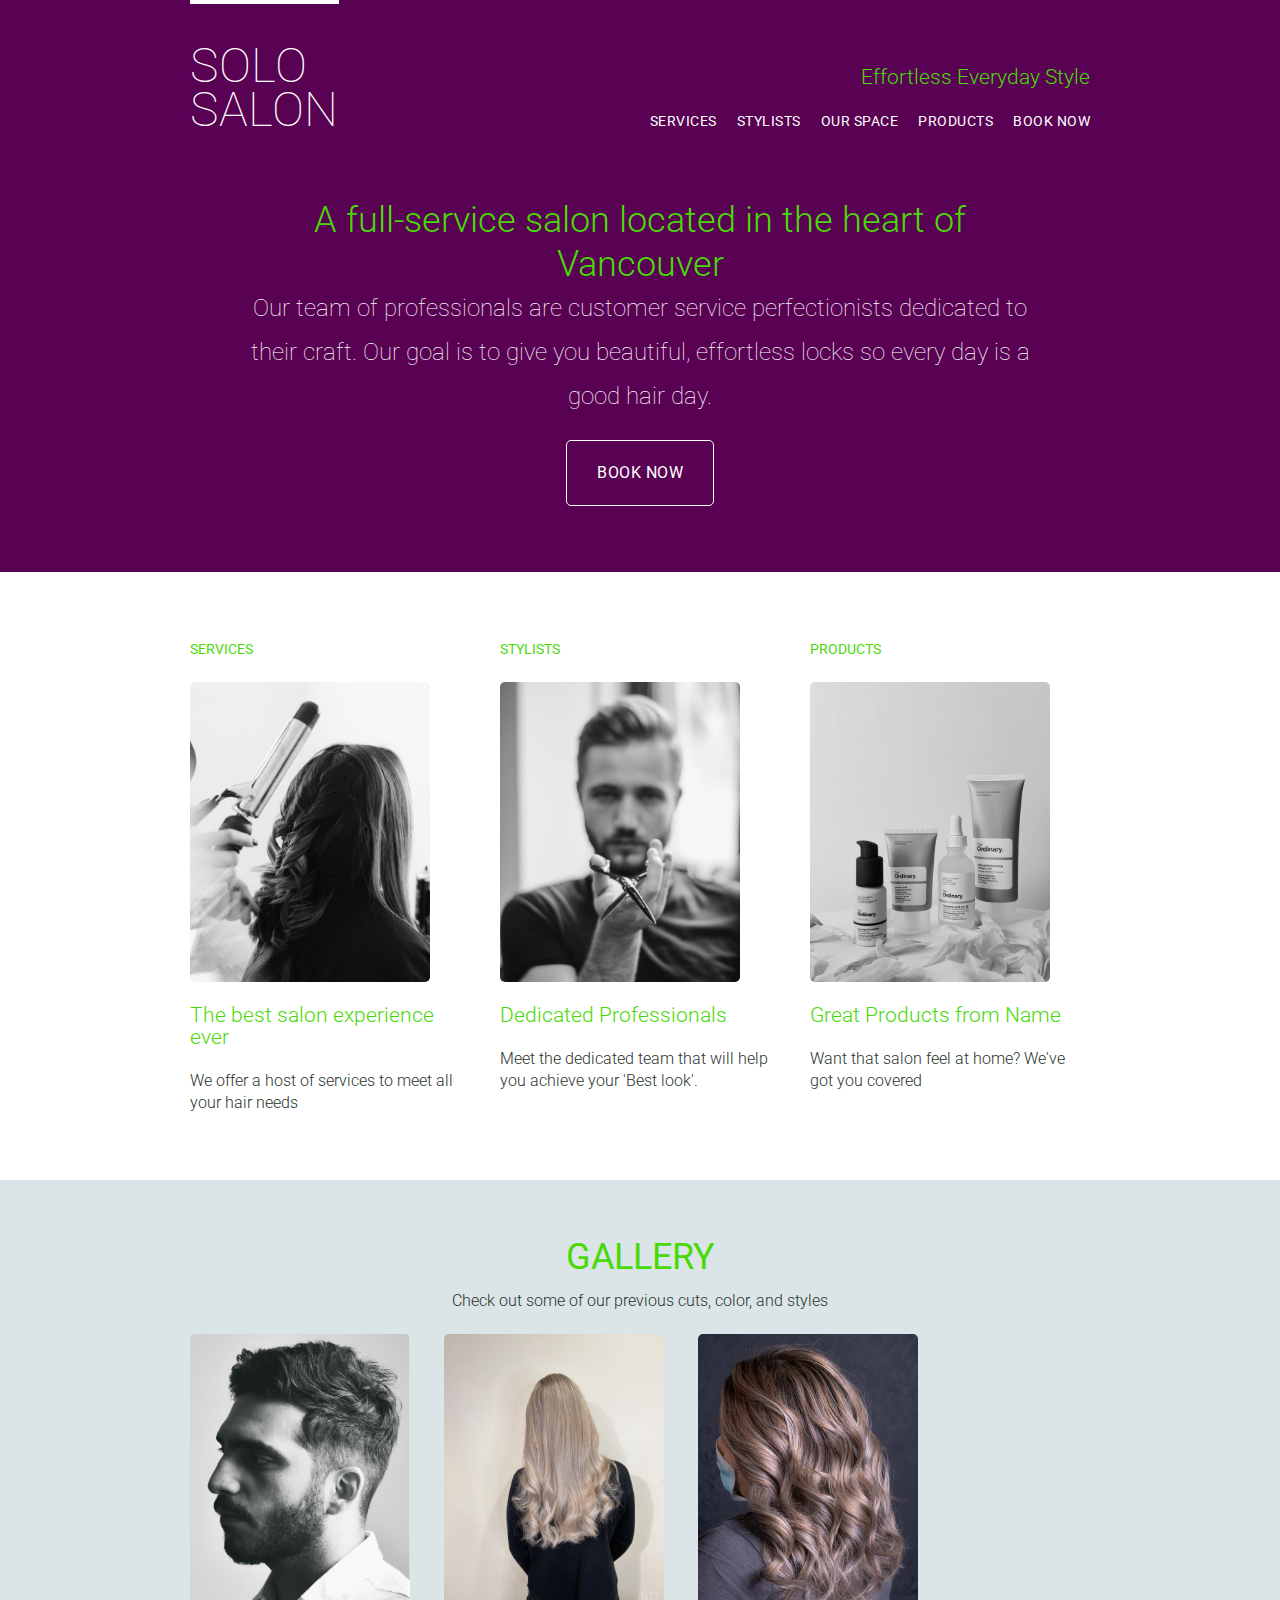
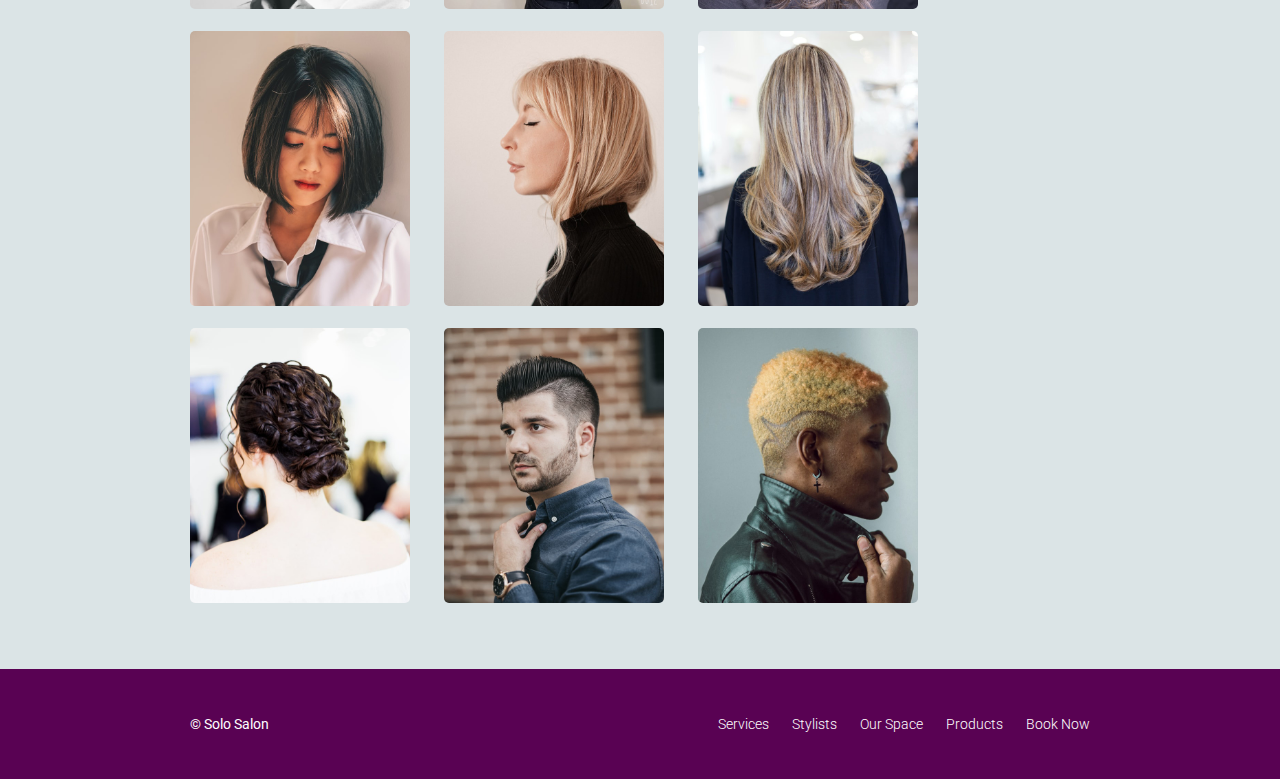
<file: index.html>
<!DOCTYPE html>
<html lang="en">
<head>
    <meta charset="UTF-8">
    <meta http-equiv="X-UA-Compatible" content="IE=edge">
    <meta name="viewport" content="width=device-width, initial-scale=1.0">
    <title>Solo Salon</title>

    <link rel="stylesheet" href="assets/stylesheets/main.css"> 
    <link rel="preconnect" href="https://fonts.googleapis.com">
    <link rel="preconnect" href="https://fonts.gstatic.com" crossorigin>
    <link href="https://fonts.googleapis.com/css2?family=Roboto:wght@100;300;400&display=swap" rel="stylesheet">
</head>
<body>
    <header class="primary-header container group">
        <h1 class="logo">
            <a href="index.html">Solo <br> Salon</a>
        </h1>
        
        <h3 class="tagline">Effortless Everyday Style</h3>

        <nav class="nav primary-nav">
            <ul>
                <li><a href="services.html">Services</a></li><!--
                --><li><a href="stylists.html">Stylists</a></li><!--
                --><li><a href="salon.html">Our Space</a></li><!--
                --><li><a href="products.html">Products</a></li><!--
                --><li><a href="book.html">Book Now</a></li>
            </ul>
        </nav>
    
    </header>
    <section class="hero container">
        <h2>A full-service salon located in the heart of Vancouver</h2>
    
        <p>Our team of professionals are customer service perfectionists dedicated to their craft. Our goal is to give you beautiful, effortless locks so every day is a good hair day.</p>
        
        <a class="btn btn-alt" href="book.html">Book Now</a>

    </section>
    <section class="row">
        <div class="grid">
      
          <!-- Speakers -->
          
          <section class="teaser col-1-3">
            <h5>Services</h5>
            <a href="services.html">
                <img src="assets/images/home/services.jpg" alt="Woman receiving hair service">
                <h3>The best salon experience ever</h3>
            </a>
                    
            <p>We offer a host of services to meet all your hair needs</p>

            </section><!--
  
                Stylists
            
                --><section class="teaser col-1-3">
                    <h5>Stylists</h5>
                    <a href="stylists.html">
                        <img src="assets/images/home/stylists.jpg" alt="Woman receiving hair service">
                        <h3>Dedicated Professionals</h3>
                    </a>
                    
                    <p>Meet the dedicated team that will help you achieve your 'Best look'.</p>

                </section><!--
  
                    Products
                
                --><section class="teaser col-1-3">
                    <h5>Products</h5>
                    <a href="products.html">
                        <img src="assets/images/home/products.jpg" alt="Woman receiving hair service">
                        <h3>Great Products from Name</h3>
                    </a>
                
                    <p>Want that salon feel at home? We've got you covered</p>
    
            </section>
        </div>
    </section>
    <section class="row-alt-2">
        <div class="grid">
            <h5>Gallery</h5>

            <p>Check out some of our previous cuts, color, and styles</p>
            <section class="col-1-2">
                <img src="assets/images/home/gallery1.jpg" alt="haircut sample">
            </section>
            <section class="col-1-2">
                <img src="assets/images/home/gallery2.jpg" alt="haircut sample">
            </section>
            <section class="col-1-2">
                <img src="assets/images/home/gallery3.jpg" alt="haircut sample">
            </section>
            <section class="col-1-2">
                <img src="assets/images/home/gallery4.jpg" alt="haircut sample">
            </section>
            <section class="col-1-2">
                <img src="assets/images/home/gallery5.jpg" alt="haircut sample">
            </section>
            <section class="col-1-2">
                <img src="assets/images/home/gallery6.jpg" alt="haircut sample">
            </section>
            <section class="col-1-2">
                <img src="assets/images/home/gallery7.jpg" alt="haircut sample">
            </section>   
            <section class="col-1-2">
                <img src="assets/images/home/gallery8.jpg" alt="haircut sample">
            </section>
            <section class="col-1-2">
                <img src="assets/images/home/gallery9.jpg" alt="haircut sample">
            </section>
        </div>
    </section>
    <footer class="primary-footer container group">
        <small>&copy; Solo Salon</small>

        <nav class="nav">
            <ul>
                <li><a href="services.html">Services</a></li>
                <li><a href="stylists.html">Stylists</a></li>
                <li><a href="salon.html">Our Space</a></li>
                <li><a href="products.html">Products</a></li>
                <li><a href="book.html">Book Now</a></li>
            </ul>
        </nav>

    </footer>
</body>
</html>
</file>
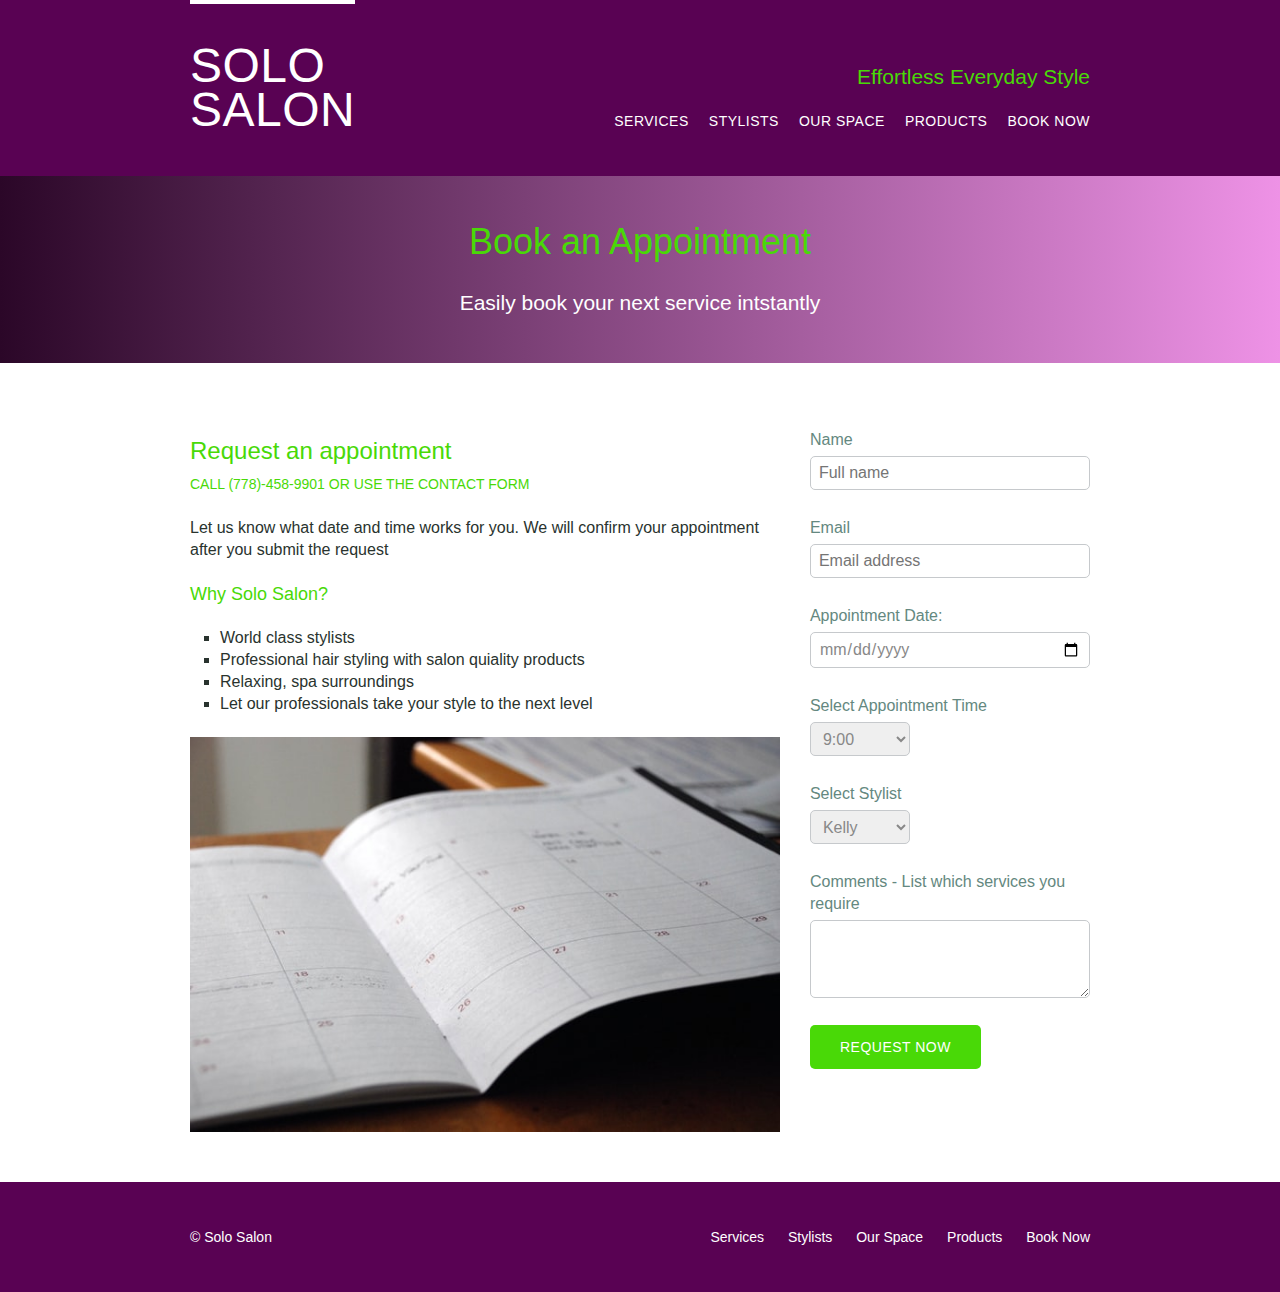
<file: book.html>
<!DOCTYPE html>
<html lang="en">
<head>
    <meta charset="UTF-8">
    <meta http-equiv="X-UA-Compatible" content="IE=edge">
    <meta name="viewport" content="width=device-width, initial-scale=1.0">
    <title>Solo Salon</title>

    <link rel="stylesheet" href="assets/stylesheets/main.css"> 
</head>
<body>
    <header class="primary-header container group">
        <h1 class="logo">
            <a href="index.html">Solo <br> Salon</a>
        </h1>
        
        <h3 class="tagline">Effortless Everyday Style</h3>

        <nav class="nav primary-nav">
            <ul>
                <li><a href="services.html">Services</a></li><!--
                --><li><a href="stylists.html">Stylists</a></li><!--
                --><li><a href="salon.html">Our Space</a></li><!--
                --><li><a href="products.html">Products</a></li><!--
                --><li><a href="book.html">Book Now</a></li>
            </ul>
        </nav>
    
    </header>
    <section class="row-alt">
        <div class="lead container">
      
            <h1>Book an Appointment</h1>
      
            <p>Easily book your next service intstantly</p>
        </div>
    </section>
    <section class="row">
        <div class="grid">
            <section class="book col-2-3">
                <h2>Request an appointment</h2>
                <h5>Call (778)-458-9901 or use the contact form</h5>

                <p>Let us know what date and time works for you. We will confirm your appointment after you submit the request</p>

                <h4>Why Solo Salon?</h4>

                <ul class="booking">
                    <li>World class stylists</li>
                    <li>Professional hair styling with salon quiality products</li>
                    <li>Relaxing, spa surroundings</li>
                    <li>Let our professionals take your style to the next level</li>
                </ul>
                <img src="assets/images/book/calendar.jpg" alt="calendar">
              </section><!--
          
              --><form class="col-1-3" action="#" method="post">
                <fieldset class="appt-group">

                    <label>
                      Name
                      <input type="text" name="name" placeholder="Full name" required>
                    </label>
                
                    <label>
                      Email
                      <input type="email" name="email" placeholder="Email address" required>
                    </label>
                
                    <label for="date">Appointment Date:</label>
                    <input type="date" id="date" name="date">
                
                    <label>
                        Select Appointment Time
                        <select name="time" required>
                          <option value="9:00" selected>9:00</option>
                          <option value="10:00">10:00</option>
                          <option value="11:00">11:00</option>
                          <option value="12:00">12:00</option>
                          <option value="1:00">1:00</option>
                          <option value="2:00">2:00</option>
                          <option value="3:00">3:00</option>
                          <option value="4:00">4:00</option>
                          <option value="5:00">5:00</option>
                        </select>
                      </label>

                    <label>
                        Select Stylist
                        <select name="stylist" required>
                          <option value="kelly" selected>Kelly</option>
                          <option value="sam">Sam</option>
                          <option value="betty">Betty</option>
                          <option value="aaron">Aaron</option>
                        </select>
                      </label>

                    <label>
                      Comments - List which services you require
                      <textarea name="comments"></textarea>
                    </label>
                
                  </fieldset>
                
                  <input class="btn btn-default" type="submit" name="submit" value="Request Now">
                
              </form>
        </div>
      </section>
    <footer class="primary-footer container group">
        <small>&copy; Solo Salon</small>

        <nav class="nav">
            <ul>
                <li><a href="services.html">Services</a></li>
                <li><a href="stylists.html">Stylists</a></li>
                <li><a href="salon.html">Our Space</a></li>
                <li><a href="products.html">Products</a></li>
                <li><a href="book.html">Book Now</a></li>
            </ul>
        </nav>

    </footer>
</body>
</html>
</file>
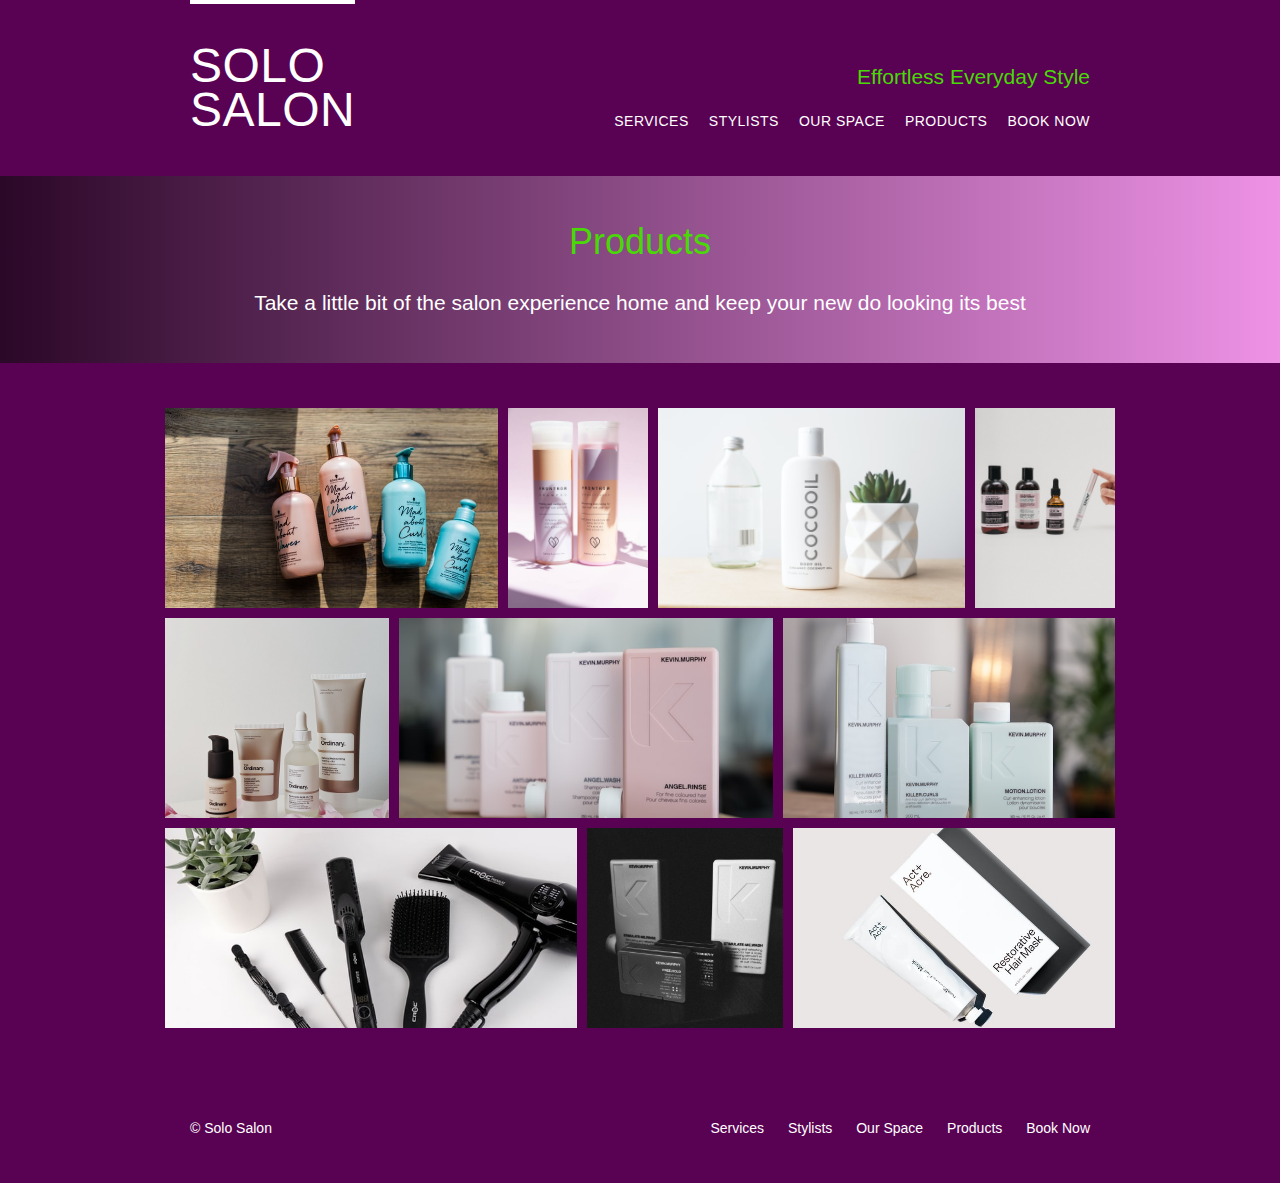
<file: products.html>
<!DOCTYPE html>
<html lang="en">
<head>
    <meta charset="UTF-8">
    <meta http-equiv="X-UA-Compatible" content="IE=edge">
    <meta name="viewport" content="width=device-width, initial-scale=1.0">
    <title>Solo Salon</title>

    <link rel="stylesheet" href="assets/stylesheets/main.css"> 
</head>
<body>
    <header class="primary-header container group">
        <h1 class="logo">
            <a href="index.html">Solo <br> Salon</a>
        </h1>
        
        <h3 class="tagline">Effortless Everyday Style</h3>

        <nav class="nav primary-nav">
            <ul>
                <li><a href="services.html">Services</a></li><!--
                --><li><a href="stylists.html">Stylists</a></li><!--
                --><li><a href="salon.html">Our Space</a></li><!--
                --><li><a href="products.html">Products</a></li><!--
                --><li><a href="book.html">Book Now</a></li>
            </ul>
        </nav>
    
    </header>
    <section class="row-alt">
        <div class="lead container">
      
            <h1>Products</h1>
      
            <p>Take a little bit of the salon experience home and keep your new do looking its best</p>
        </div>
    </section>
    <section class="imageCollage">
        <img src="assets/images/products/product2.jpg" alt="Hair product">
        <img src="assets/images/products/product3.jpg" alt="Hair product">
        <img src="assets/images/products/product4.jpg" alt="Hair product">
        <img src="assets/images/products/product5.jpg" alt="Hair product">
        <img src="assets/images/products/product6.jpg" alt="Hair product">
        <img src="assets/images/products/product7.jpg" alt="Hair product">
        <img src="assets/images/products/product8.jpg" alt="Hair product">
        <img src="assets/images/products/product1.jpg" alt="Hair product">
        <img src="assets/images/products/product9.jpg" alt="Hair product">
        <img src="assets/images/products/product10.jpg" alt="Hair product">
    </section>
    <footer class="primary-footer container group">
        <small>&copy; Solo Salon</small>

        <nav class="nav">
            <ul>
                <li><a href="services.html">Services</a></li>
                <li><a href="stylists.html">Stylists</a></li>
                <li><a href="salon.html">Our Space</a></li>
                <li><a href="products.html">Products</a></li>
                <li><a href="book.html">Book Now</a></li>
            </ul>
        </nav>

    </footer>
</body>
</html>
</file>
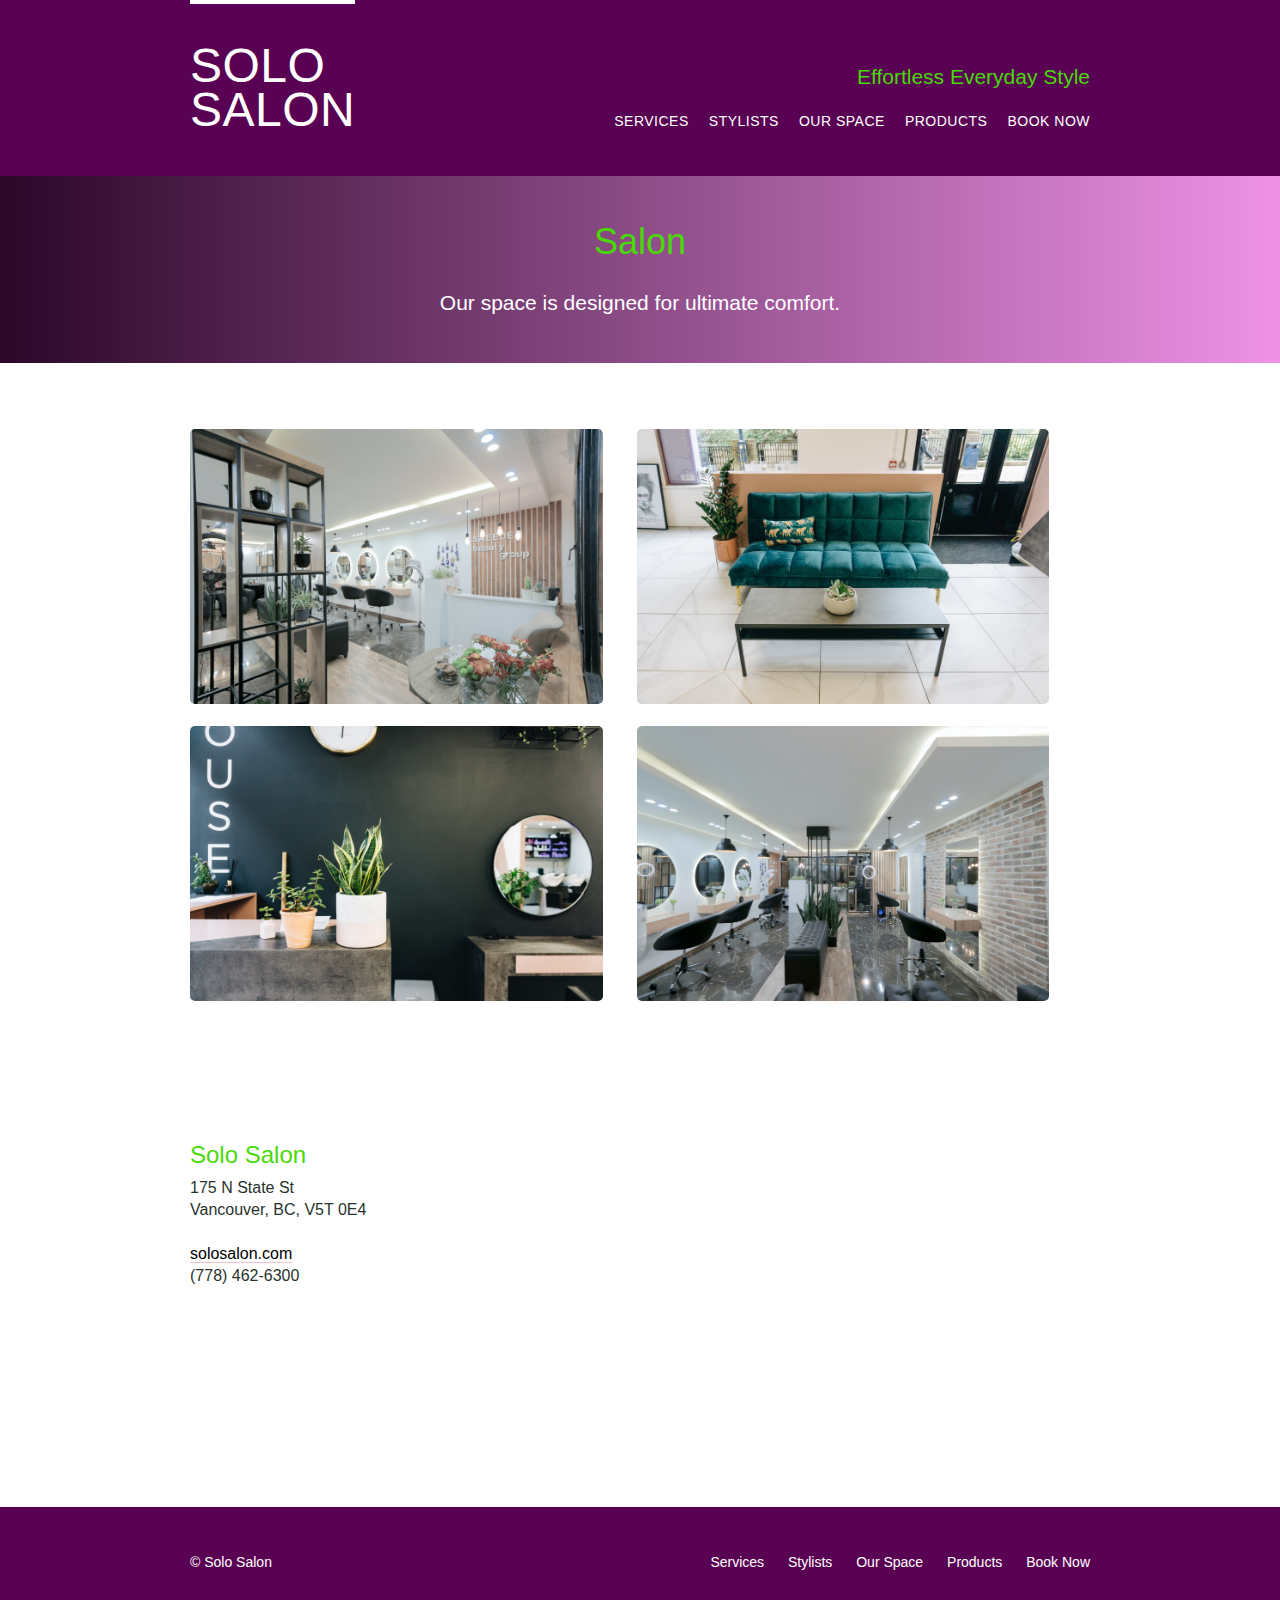
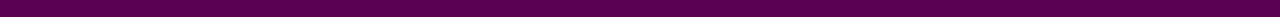
<file: salon.html>
<!DOCTYPE html>
<html lang="en">
<head>
    <meta charset="UTF-8">
    <meta http-equiv="X-UA-Compatible" content="IE=edge">
    <meta name="viewport" content="width=device-width, initial-scale=1.0">
    <title>Solo Salon</title>

    <link rel="stylesheet" href="assets/stylesheets/main.css"> 
</head>
<body>
    <header class="primary-header container group">
        <h1 class="logo">
            <a href="index.html">Solo <br> Salon</a>
        </h1>
        
        <h3 class="tagline">Effortless Everyday Style</h3>

        <nav class="nav primary-nav">
            <ul>
                <li><a href="services.html">Services</a></li><!--
                --><li><a href="stylists.html">Stylists</a></li><!--
                --><li><a href="salon.html">Our Space</a></li><!--
                --><li><a href="products.html">Products</a></li><!--
                --><li><a href="book.html">Book Now</a></li>
            </ul>
        </nav>
    
    </header>
    <section class="row-alt">
        <div class="lead container">
      
            <h1>Salon</h1>
      
            <p>Our space is designed for ultimate comfort.</p>
        </div>
    </section>
    <section class="row">
        <div class="grid">
            <section class="col-1-2">
                <img src="assets/images/salon/salon1.jpg" alt="salon interior">
            </section>
            <section class="col-1-2">
                <img src="assets/images/salon/salon2.jpg" alt="salon interior">
            </section>
            <section class="col-1-2">
                <img src="assets/images/salon/salon3.jpg" alt="salon interior">
            </section>
            <section class="col-1-2">
                <img src="assets/images/salon/salon4.jpg" alt="salon interior">
            </section>
        </div>
    </section>
    <section class="row">
        <div class="grid">
            <section class="salon-space">
                <div class="col-1-3">
                    <h2>Solo Salon</h2>
                    <p>175 N State St <br>Vancouver, BC, V5T 0E4</p>
                    <p><a href="http://www.solosalon.com/">solosalon.com</a> <br> (778) 462-6300</p>
                </div><!--

                --><iframe class="salon-map col-2-3" src="https://www.google.com/maps/embed?pb=!1m18!1m12!1m3!1d2603.3410026761135!2d-123.10431868434546!3d49.26993537932996!2m3!1f0!2f0!3f0!3m2!1i1024!2i768!4f13.1!3m3!1m2!1s0x548671411b793595%3A0xede8a8e6fea319cc!2s108%20E%201st%20Ave%2C%20Vancouver%2C%20BC%20V5T%201B4!5e0!3m2!1sen!2sca!4v1647296682685!5m2!1sen!2sca" width="600" height="450" style="border:0;" allowfullscreen="" loading="lazy"></iframe>
              </section>
        </div>
    </section>
    <footer class="primary-footer container group">
        <small>&copy; Solo Salon</small>

        <nav class="nav">
            <ul>
                <li><a href="services.html">Services</a></li>
                <li><a href="stylists.html">Stylists</a></li>
                <li><a href="salon.html">Our Space</a></li>
                <li><a href="products.html">Products</a></li>
                <li><a href="book.html">Book Now</a></li>
            </ul>
        </nav>

    </footer>
</body>
</html>
</file>
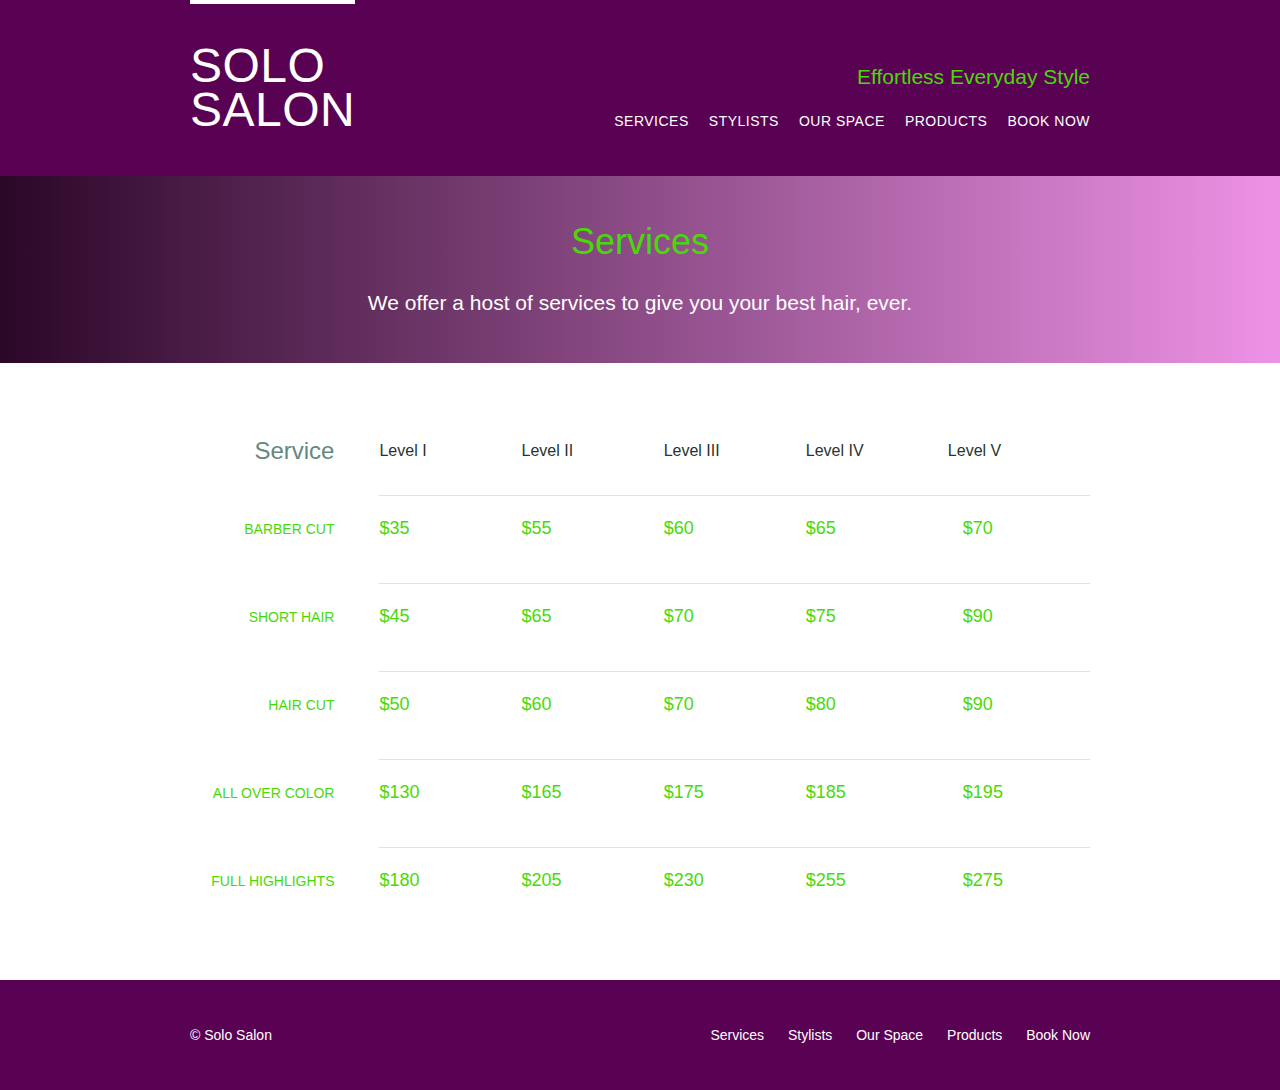
<file: services.html>
<!DOCTYPE html>
<html lang="en">
<head>
    <meta charset="UTF-8">
    <meta http-equiv="X-UA-Compatible" content="IE=edge">
    <meta name="viewport" content="width=device-width, initial-scale=1.0">
    <title>Solo Salon</title>

    <link rel="stylesheet" href="assets/stylesheets/main.css"> 
</head>
<body>
    <header class="primary-header container group">
        <h1 class="logo">
            <a href="index.html">Solo <br> Salon</a>
        </h1>
        
        <h3 class="tagline">Effortless Everyday Style</h3>

        <nav class="nav primary-nav">
            <ul>
                <li><a href="services.html">Services</a></li><!--
                --><li><a href="stylists.html">Stylists</a></li><!--
                --><li><a href="salon.html">Our Space</a></li><!--
                --><li><a href="products.html">Products</a></li><!--
                --><li><a href="book.html">Book Now</a></li>
            </ul>
        </nav>
    
    </header>
    <section class="row-alt">
        <div class="lead container">
      
            <h1>Services</h1>
      
            <p>We offer a host of services to give you your best hair, ever.</p>
        </div>
    </section>
    <section class="row">
        <div class="container">
            <table>
                <thead>
                  <tr>
                    <th scope="row">
                      Service
                    </th>
                    <td>
                      Level I
                    </td>
                    <td>
                        Level II
                      </td>
                      <td>
                        Level III
                      </td>
                      <td>
                        Level IV
                      </td>
                      <td>
                        Level V
                      </td>
                  </tr>
                </thead>
                <tbody>
                  <tr>
                    <th scope="row">
                      <h5>Barber Cut</h5>
                    </th>
                    <td>
                        <h4>$35</h4>
                      </td>
                    <td>
                      <h4>$55</h4>
                    </td>
                    <td>
                      <h4>$60</h4>
                    </td>
                    <td>
                        <h4>$65</h4>
                      </td>
                      <td>
                        <h4>$70</h4>
                      </td>
                  </tr>
                  <tr>
                    <th scope="row">
                      <h5>Short Hair</h5>
                    </th>
                    <td>
                        <h4>$45</h4>
                      </td>
                    <td>
                      <h4>$65</h4>
                    </td>
                    <td>
                      <h4>$70</h4>
                    </td>
                    <td>
                        <h4>$75</h4>
                      </td>
                      <td>
                        <h4>$90</h4>
                      </td>
                  </tr>
                  <tr>
                    <th scope="row">
                      <h5>Hair Cut</h5>
                    </th>
                    <td>
                        <h4>$50</h4>
                      </td>
                    <td>
                      <h4>$60</h4>
                    </td>
                    <td>
                      <h4>$70</h4>
                    </td>
                    <td>
                        <h4>$80</h4>
                      </td>
                      <td>
                        <h4>$90</h4>
                      </td>
                  </tr>
                  <tr>
                    <th scope="row">
                      <h5>All Over Color</h5>
                    </th>
                    <td>
                        <h4>$130</h4>
                      </td>
                    <td>
                      <h4>$165</h4>
                    </td>
                    <td>
                      <h4>$175</h4>
                    </td>
                    <td>
                        <h4>$185</h4>
                      </td>
                      <td>
                        <h4>$195</h4>
                      </td>
                  </tr>
                  <tr>
                    <th scope="row">
                      <h5>Full Highlights</h5>
                    </th>
                    <td>
                        <h4>$180</h4>
                      </td>
                    <td>
                      <h4>$205</h4>
                    </td>
                    <td>
                      <h4>$230</h4>
                    </td>
                    <td>
                        <h4>$255</h4>
                      </td>
                      <td>
                        <h4>$275</h4>
                      </td>
                  </tr>
                </tbody>
              </table>
        </div>
      </section>
    <footer class="primary-footer container group">
        <small>&copy; Solo Salon</small>

        <nav class="nav">
            <ul>
                <li><a href="services.html">Services</a></li>
                <li><a href="stylists.html">Stylists</a></li>
                <li><a href="salon.html">Our Space</a></li>
                <li><a href="products.html">Products</a></li>
                <li><a href="book.html">Book Now</a></li>
            </ul>
        </nav>

    </footer>
</body>
</html>
</file>
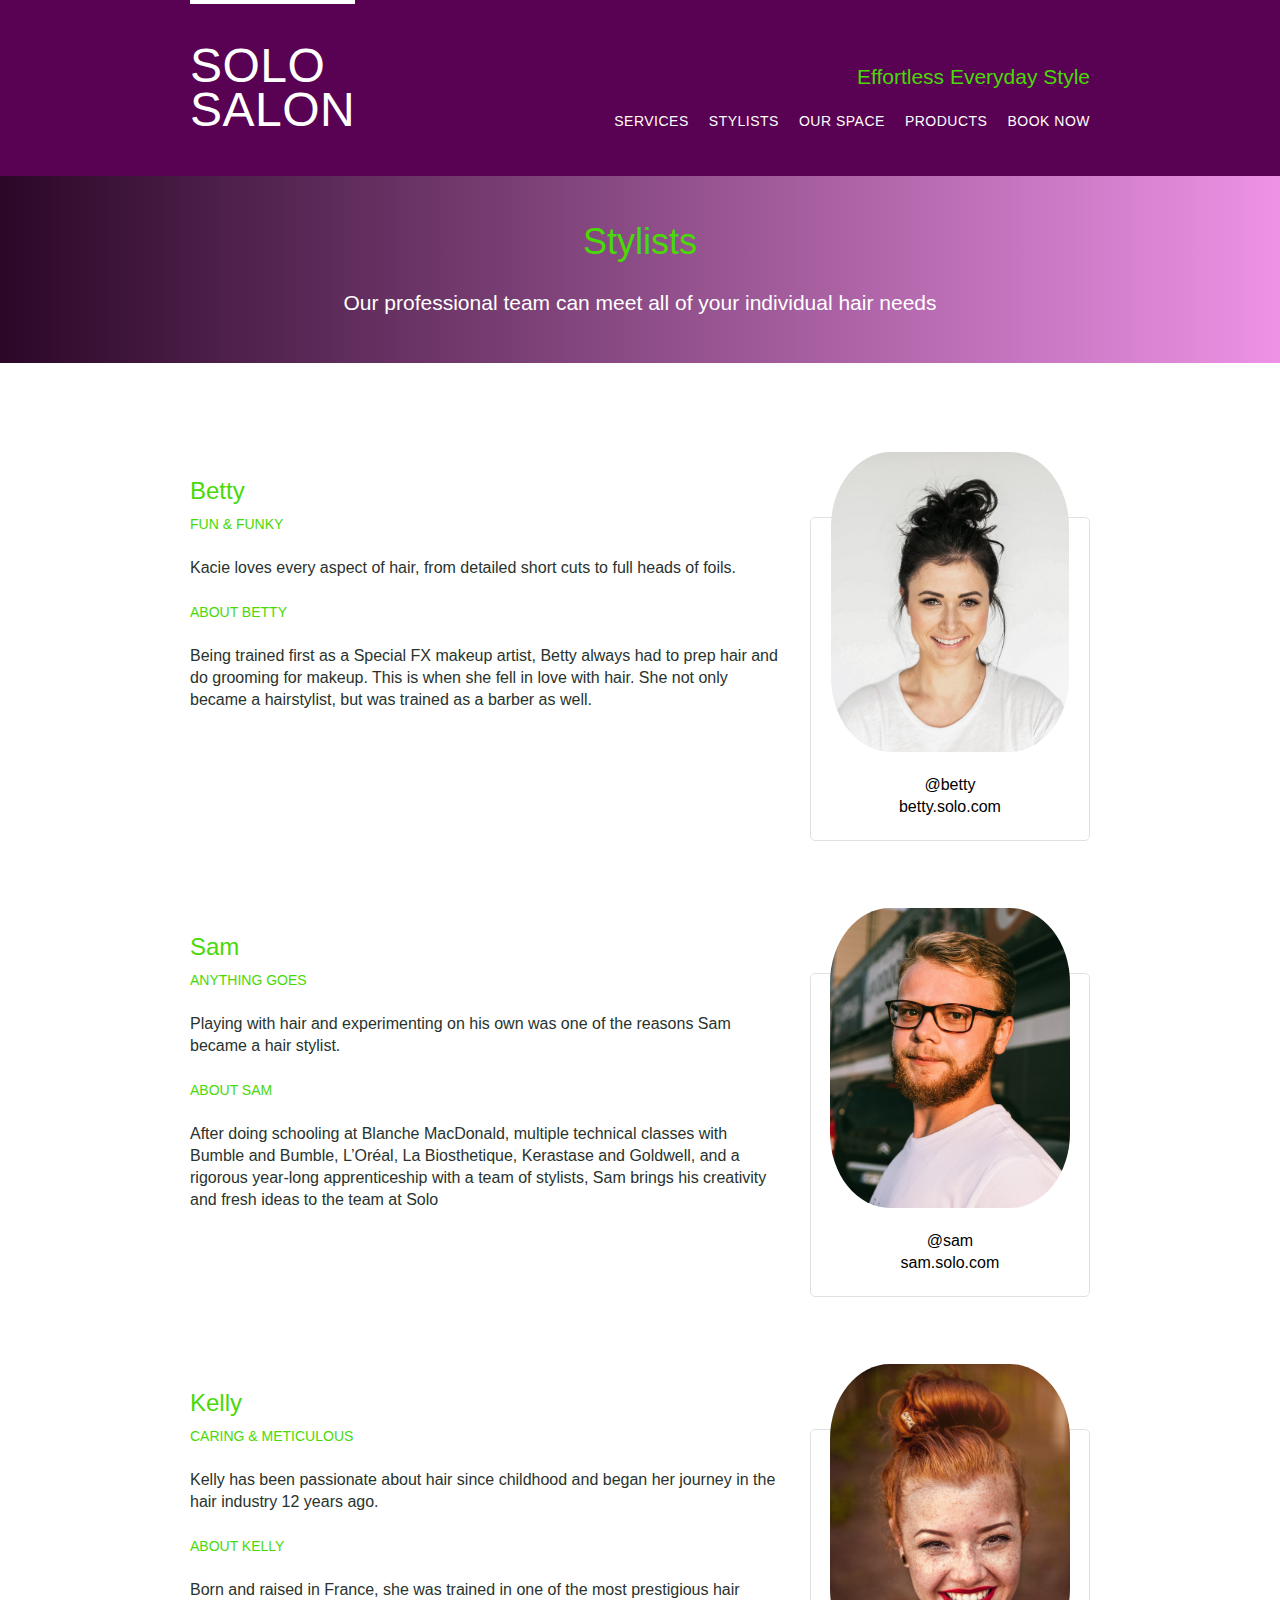
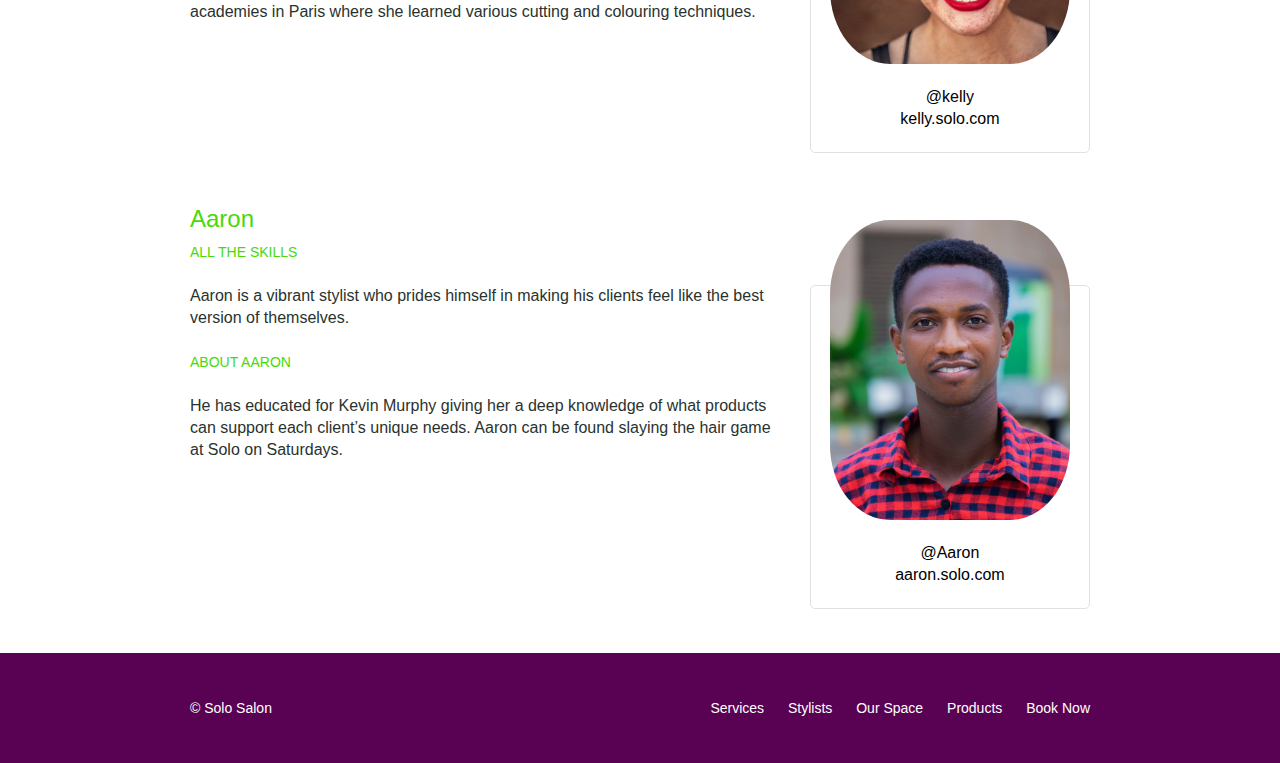
<file: stylists.html>
<!DOCTYPE html>
<html lang="en">
<head>
    <meta charset="UTF-8">
    <meta http-equiv="X-UA-Compatible" content="IE=edge">
    <meta name="viewport" content="width=device-width, initial-scale=1.0">
    <title>Solo Salon</title>

    <link rel="stylesheet" href="assets/stylesheets/main.css"> 
</head>
<body>
    <header class="primary-header container group">
        <h1 class="logo">
            <a href="index.html">Solo <br> Salon</a>
        </h1>
        
        <h3 class="tagline">Effortless Everyday Style</h3>

        <nav class="nav primary-nav">
            <ul>
                <li><a href="services.html">Services</a></li><!--
                --><li><a href="stylists.html">Stylists</a></li><!--
                --><li><a href="salon.html">Our Space</a></li><!--
                --><li><a href="products.html">Products</a></li><!--
                --><li><a href="book.html">Book Now</a></li>
            </ul>
        </nav>
    
    </header>
    <section class="row-alt">
        <div class="lead container">
      
            <h1>Stylists</h1>
      
            <p>Our professional team can meet all of your individual hair needs</p>
        </div>
    </section>
    <section class="row">
        <div class="grid">
            <section class="speaker" id="betty">

                <div class="col-2-3">
                    <h2>Betty</h2>
                    <h5>Fun & Funky</h5>
    
                    <p>Kacie loves every aspect of hair, from detailed short cuts to full heads of foils.  </p>
    
                    <h5>About Betty</h5>

                    <p>Being trained first as a Special FX makeup artist, Betty always had to prep hair and do  grooming for makeup.  This is when she fell in love with hair.  She not only became a hairstylist, but was trained as a barber as well.</p>
                </div><!--
              
                --><aside class="col-1-3">
                    <div class="speaker-info">

                        <img src="assets/images/stylists/betty.jpg" alt="Betty">

                        <ul>
                          <li><a href="https://twitter.com/betty">@betty</a></li>
                          <li><a href="http://betty.solo.com/">betty.solo.com</a></li>
                        </ul>
                      </div>
                </aside>
              
              </section>
              <section class="speaker" id="sam">

                <div class="col-2-3">
                    <h2>Sam</h2>
                    <h5>Anything Goes</h5>
    
                    <p>Playing with hair and experimenting on his own was one of the reasons Sam became a hair stylist. </p>
    
                    <h5>About Sam</h5>

                    <p>After doing schooling at Blanche MacDonald, multiple technical classes with Bumble and Bumble, L’Oréal, La Biosthetique, Kerastase and Goldwell, and a rigorous year-long apprenticeship with a team of stylists, Sam brings his creativity and fresh ideas to the team at Solo</p>
                </div><!--
              
                --><aside class="col-1-3">
                    <div class="speaker-info">

                        <img src="assets/images/stylists/sam.jpg" alt="Sam">

                        <ul>
                          <li><a href="https://twitter.com/sam">@sam</a></li>
                          <li><a href="http://sam.solo.com/">sam.solo.com</a></li>
                        </ul>
                      </div>
                </aside>
              
              </section>
              <section class="speaker" id="kelly">

                <div class="col-2-3">
                    <h2>Kelly</h2>
                    <h5>Caring & Meticulous</h5>
    
                    <p>Kelly has been passionate about hair since childhood and began her journey in the hair industry 12 years ago. </p>
    
                    <h5>About Kelly</h5>

                    <p>Born and raised in France, she was trained in one of the most prestigious hair academies in Paris where she learned various cutting and colouring techniques.</p>
                </div><!--
              
                --><aside class="col-1-3">
                    <div class="speaker-info">

                        <img src="assets/images/stylists/kelly.jpg" alt="Kelly">

                        <ul>
                          <li><a href="https://twitter.com/kelly">@kelly</a></li>
                          <li><a href="http://kelly.solo.com/">kelly.solo.com</a></li>
                        </ul>
                      </div>
                </aside>
              
              </section>
              <section id="aaron">

                <div class="col-2-3">
                    <h2>Aaron</h2>
                    <h5>All the Skills</h5>
    
                    <p>Aaron is a vibrant stylist who prides himself in making his clients feel like the best version of themselves.</p>
    
                    <h5>About Aaron</h5>

                    <p>He has educated for Kevin Murphy giving her a deep knowledge of what products can support each client’s unique needs.  Aaron can be found slaying the hair game at Solo on Saturdays.</p>
                </div><!--
              
                --><aside class="col-1-3">
                    <div class="speaker-info">

                        <img src="assets/images/stylists/aaron.jpg" alt="Aaron">

                        <ul>
                          <li><a href="https://twitter.com/aaron">@Aaron</a></li>
                          <li><a href="http://aaron.solo.com/">aaron.solo.com</a></li>
                        </ul>
                      </div>
                </aside>
              
              </section>
        </div>
    </section>
    <footer class="primary-footer container group">
        <small>&copy; Solo Salon</small>

        <nav class="nav">
            <ul>
                <li><a href="services.html">Services</a></li>
                <li><a href="stylists.html">Stylists</a></li>
                <li><a href="salon.html">Our Space</a></li>
                <li><a href="products.html">Products</a></li>
                <li><a href="book.html">Book Now</a></li>
            </ul>
        </nav>

    </footer>
</body>
</html>
</file>
<file: assets/stylesheets/main.css>
/* http://meyerweb.com/eric/tools/css/reset/ 2. v2.0 | 20110126
  License: none (public domain)
*/

html, body, div, span, applet, object, iframe,
h1, h2, h3, h4, h5, h6, p, blockquote, pre,
a, abbr, acronym, address, big, cite, code,
del, dfn, em, img, ins, kbd, q, s, samp,
small, strike, strong, sub, sup, tt, var,
b, u, i, center,
dl, dt, dd, ol, ul, li,
fieldset, form, label, legend,
table, caption, tbody, tfoot, thead, tr, th, td,
article, aside, canvas, details, embed,
figure, figcaption, footer, header, hgroup,
menu, nav, output, ruby, section, summary,
time, mark, audio, video {
  margin: 0;
  padding: 0;
  border: 0;
  font-size: 100%;
  font: inherit;
  vertical-align: baseline;
}
/* HTML5 display-role reset for older browsers */
article, aside, details, figcaption, figure,
footer, header, hgroup, menu, nav, section {
  display: block;
}
body {
  line-height: 1;
}
ol, ul {
  list-style: none;
}
blockquote, q {
  quotes: none;
}
blockquote:before, blockquote:after,
q:before, q:after {
  content: '';
  content: none;
}
table {
  border-collapse: collapse;
  border-spacing: 0;
}

/*
  ========================================
  Custom styles
  ========================================
*/

body {
    background: #590253;
    color: #29332E;
    font: 300 16px/22px "Roboto", "Open Sans", "Helvetica Neue", Helvetica, Arial, sans-serif;
  }


/*
  ========================================
  Grid
  ========================================
*/

*,
*:before,
*:after {
  -webkit-box-sizing: border-box;
     -moz-box-sizing: border-box;
          box-sizing: border-box;
}

.container,
.grid {
    margin: 0 auto;
    width: 960px;
}

.container {
    padding-left: 30px;
    padding-right: 30px;
}

.col-1-3 {
    width: 33.33%;
}

.col-2-3 {
    width: 66.66%;
}

.col-1-3,
.col-2-3,
.col-1-2 {
    display: inline-block;
    vertical-align: top;
}

.grid,
.col-1-3,
.col-2-3,
.col-1-2 {
    padding-left: 15px;
    padding-right: 15px;
}

/*
  ========================================
  Clearfix
  ========================================
*/
.group:before,
.group:after {
  content: "";
  display: table;
}
.group:after {
  clear: both;
}
.group {
  clear: both;
  *zoom: 1;
}

/*
  ========================================
  Rows
  ========================================
*/

.row,
.row-alt {
    min-width: 960px;
}

.row {
    background: #fff;
    padding: 66px 0 44px 0;
}

.row-alt {
    background: #3d0e39;
    background: -webkit-linear-gradient(to right, #2b0728, #ee92e6);
    background: -moz-linear-gradient(to right, #2b0728, #ee92e6);
    background: linear-gradient(to right, #2b0728, #ee92e6);
    padding: 44px 0 22px 0;
  }

.row-alt-2 {
  background: #dbe4e6;
  padding: 66px 0 44px 0;
}

/*
  ========================================
  Typography
  ========================================
*/

h1, h3, h4, h5, p {
    margin-bottom: 22px;
}

h1, h2, h3, h4 {
    color: #49D907;
}

h1 {
    font-size: 36px;
    line-height: 44px;
}

h2 {
    font-size: 24px;
    line-height: 44px;
}

h3 {
    font-size: 21px;
}

h4 {
    font-size: 18px;
}

h5 {
    color: #49D907;
    font-size: 14px;
    font-weight: 400;
    text-transform: uppercase;
}

strong {
    font-weight: 400;
}

cite, em {
    font-style: italic;
 }

 /*
  ========================================
  Leads
  ========================================
*/

.lead {
    text-align: center;
}
.lead p {
    font-size: 21px;
    line-height: 33px;
    color: #ffffff;
}

/*
  ========================================
  Links
  ========================================
*/

a {
    color: #000000;
    text-decoration: none;
}

a:hover {
    color: #D9435F
}

p a {
    border-bottom: 1px solid #F2C2D4;
}

.primary-header a,
.primary-footer a {
    color: #fff;
}

.primary-header a:hover,
.primary-footer a:hover {
    color: #8FA1A6 ;
}

/*
  ========================================
  Buttons
  ========================================
*/

.btn {
    border-radius: 5px;
    color: #fff;
    cursor: pointer;
    display: inline-block;
    font-weight: 400;
    letter-spacing: .5px;
    margin: 0;
    text-transform: uppercase;
}

.btn-alt {
    border: 1px solid #fff;
    padding: 10px 30px;
}

.btn-alt:hover {
    background: #fff;
    color: #590253;
}

.btn-default {
  border: 0;
  background: #49D907;
  padding: 11px 30px;
  font-size: 14px;
}
.btn-default:hover {
  background: #236107;
}

/*
  ========================================
  Home
  ========================================
*/

.hero {
    color: #fff;
    line-height: 44px;
    padding: 22px 80px 66px 80px;
    text-align: center;
}

.hero h2 {
    font-size: 36px;
}

.hero p {
    font-size: 24px;
    font-weight: 100;
}

.teaser a:hover {
    color: #8FA1A6;
}

.teaser img {
  border-radius: 5px;
  display: block;
  margin-bottom: 22px;
  max-width: 100%;
  height: 300px;
}

.row-alt-2 h5 {
  color: #49D907;
  font-size: 36px;
  font-weight: 400;
  text-transform: uppercase;
  text-align: center;
}

.row-alt-2 p {
  text-align: center;
}

.gallery img {
  border-radius: 5px;
  display: block;
  margin-bottom: 22px;
  max-width: 100%;
  height: 250px;
}

/*
  ========================================
  Primary header
  ========================================
*/

.logo {
    border-top: 4px solid #fff;
    float: left;
    font-size: 48px;
    font-weight: 100;
    letter-spacing: .5px;
    line-height: 44px;
    padding: 40px 0 22px 0;
    text-transform: uppercase;
    
}

.tagline {
    margin: 66px 0 22px 0;
    text-align: right;
    color: #49D907;
}

.primary-nav {
    font-size: 14px;
    font-weight: 400;
    letter-spacing: .5px;
    text-transform: uppercase;
}

/*
  ========================================
  Primary footer
  ========================================
*/

.primary-footer {
    color: #fff;
    font-size: 14px;
    padding-top: 44px;
    padding-bottom: 44px;
}

.primary-footer small {
    font-weight: 400;
    float: left;
}

/*
  ========================================
  Navigation
  ========================================
*/

.nav {
    text-align: right;
}

.nav li {
    display: inline-block;
    margin: 0 10px;
    vertical-align: top;
}

.nav li:last-child {
  margin-right: 0;
}

/*
  ========================================
  Speakers
  ========================================
*/
  
.speaker-info {
  border: 1px solid #dfe2e5;
  border-radius: 5px;
  margin-top: 88px;
  padding-bottom: 22px;
  text-align: center;
}

.speaker {
  margin-bottom: 44px;
}

.speaker > div {
  margin-top: 40px;
}

.speaker-info img {
  border-radius: 25%;
  height: 300px;
  margin: -66px 0 22px 0;
  vertical-align: top;
}

/*
  ========================================
  Venue
  ========================================
*/

.salon-space {
  margin-bottom: 66px;
}

.salon-map {
  height: 264px;
}

.col-1-2 img {
  border-radius: 5px;
  display: block;
  margin-bottom: 22px;
  max-width: 100%;
  height: 275px;
}

/*
  ========================================
  Register
  ========================================
*/

.booking {
  list-style: square;
  margin: 0 0 22px 30px;
}

form {
  margin-bottom: 22px;
}

input,
select,
textarea {
  font: 300 16px/22px "Lato", "Open Sans", "Helvetica Neue", Helvetica, Arial, sans-serif;
}

.appt-group label {
  color: #648880;
  cursor: pointer;
  font-weight: 400;
}
.appt-group input,
.appt-group select,
.appt-group textarea {
  border: 1px solid #c6c9cc;
  border-radius: 5px;
  color: #888;
  display: block;
  margin: 5px 0 27px 0;
  padding: 5px 8px;
}
.appt-group input,
.appt-group textarea {
  width: 100%;
}
.appt-group select {
  height: 34px;
  width: 100px;
}
.appt-group textarea {
  height: 78px;
}

.book img {
  width: 100%;
}

/*
  ========================================
  Schedule
  ========================================
*/

table {
  margin-bottom: 44px;
  width: 100%;
}
table:last-child {
  margin-bottom: 0;
}

th,
td {
  padding-bottom: 22px;
  vertical-align: top;
}
th {
  padding-right: 45px;
  text-align: right;
  width: 20%;
}
td {
  width: 15%;
}

thead {
  line-height: 44px;
}
thead th {
  color: #648880;
  font-size: 24px;
}

tbody th {
  color: #a9b2b9;
  font-size: 14px;
  font-weight: 400;
  padding-top: 22px;
  text-transform: uppercase;
}

tbody td {
  border-top: 1px solid #dfe2e5;
  padding-top: 21px;
}
tbody td:first-of-type {
  padding-right: 15px;
}
tbody td:last-of-type {
  padding-left: 15px;
}
tbody td:only-of-type {
  padding-left: 0;
  padding-right: 0;
}

table a {
  color: #888;
}
table h4 {
  margin-bottom: 0;
}

.schedule-offset {
  color: #a9b2b9;
}

/*
  ========================================
  Products
  ========================================
*/

.imageCollage {
	display: flex;
	flex-direction: row;
	flex-wrap: wrap;
	margin: 40px auto;
	max-width: 960px;
}

.imageCollage img{
  height: 200px;
  flex-grow: 1;
  object-fit: cover;
  margin: 5px;
}
</file>
